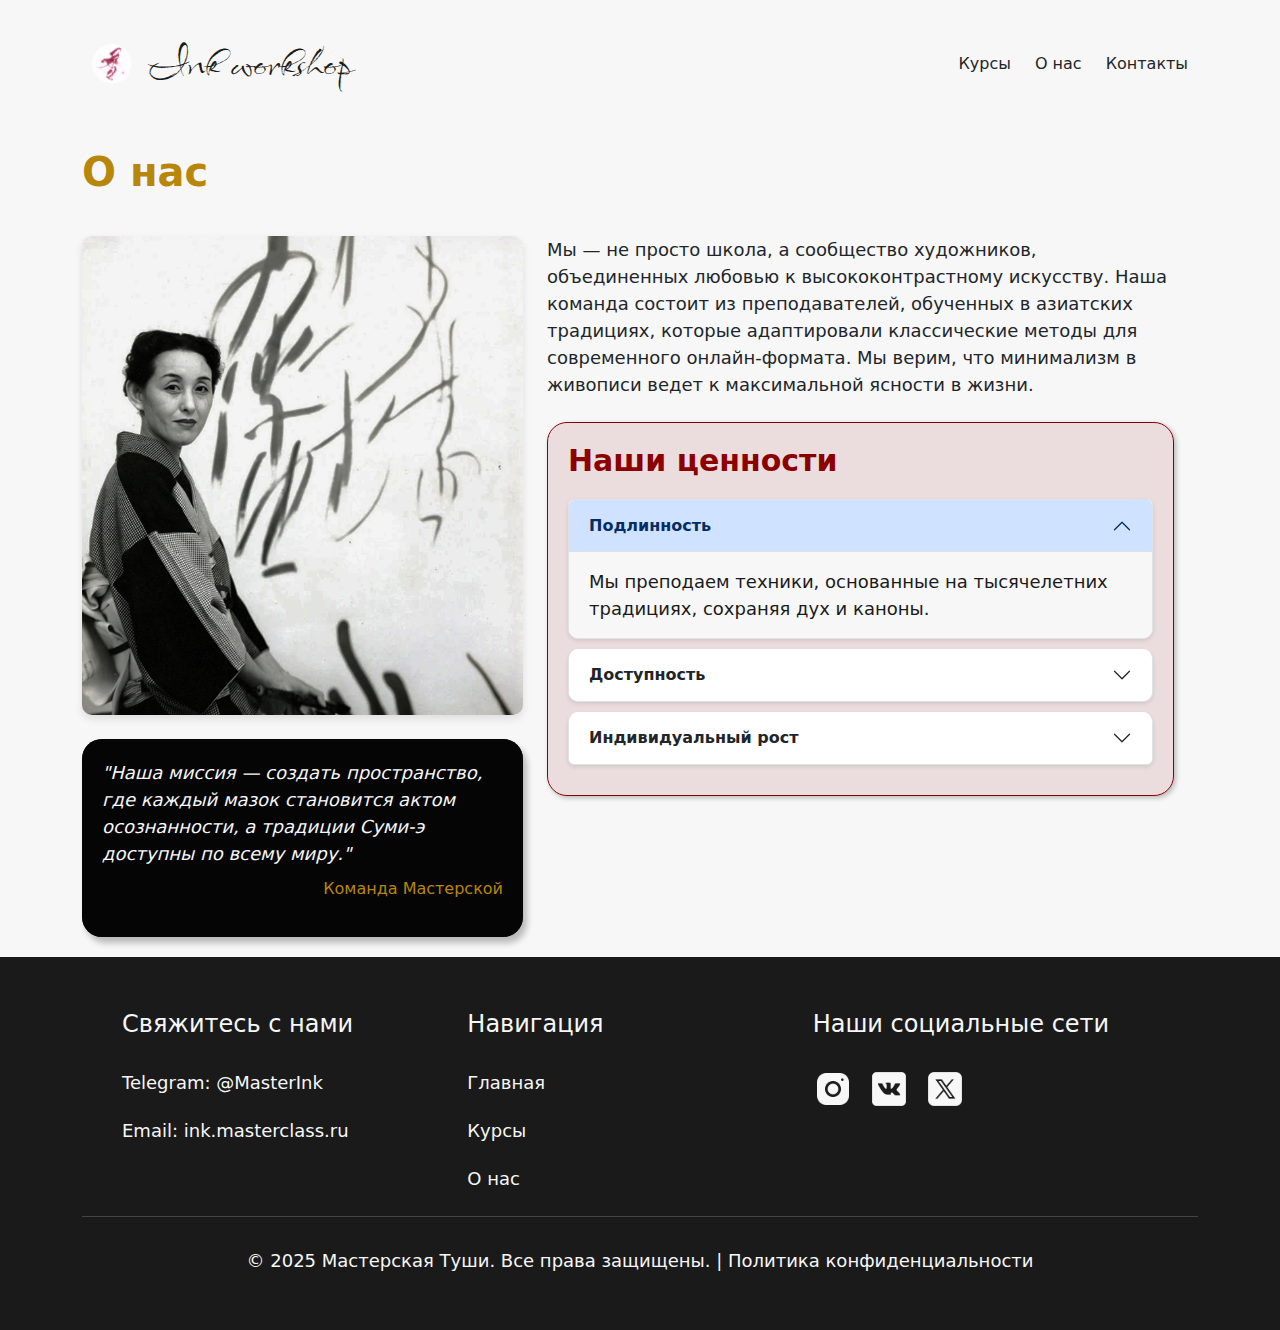
<file: about.html>
<!DOCTYPE html>
<html lang="ru">

<head>
    <meta name="viewport" content="width=device-width, initial-scale=1" />
    <meta charset="utf-8" />
    <link href="https://fonts.googleapis.com/css2?family=Babylonica&family=Inter:wght@400;600;700&family=Merriweather:wght@700&display=swap" rel="stylesheet">
    <link rel="stylesheet" href="assets/css/about.css" />
    <link href="https://cdn.jsdelivr.net/npm/bootstrap@5.3.2/dist/css/bootstrap.min.css" rel="stylesheet">
    <title>Ink Workshop</title>
</head>

<body>
    <div class="screen">
        <header class="header">
            <div class="container">
                <div class="row align-items-center">
                    <div class="col-auto">
                        <div class="logo-group">
                            <img class="logo-icon" src="imag/logo.svg" alt="Ink Workshop Logo" />
                            <div class="logo-text">Ink workshop</div>
                        </div>
                    </div>
                    <div class="col ms-auto">
                        <nav class="main-nav d-flex justify-content-end gap-4">
                            <a href="courses.html" class="nav-link">Курсы</a>
                            <a href="about.html" class="nav-link">О нас</a>
                            <a href="#contacts" class="nav-link">Контакты</a>
                        </nav>
                    </div>
                </div>
            </div>
        </header>

        <main class="main-content">
            <div class="container">
                <h1 class="page-title">О нас</h1>
                <section class="about-section row align-items-start">
                    <div class="col-md-5">
                        <img class="about-image img-fluid" src="imag/Rectangle.png" alt="Художник за работой в технике Суми-э" />
                        <article class="team-card mt-4">
                            <div class="team-card-background"></div>
                            <blockquote class="team-quote">
                                "Наша миссия — создать пространство, где каждый мазок становится актом осознанности, а традиции Суми-э доступны по всему миру."
                            </blockquote>
                            <p class="team-signature">Команда Мастерской</p>
                        </article>
                    </div>
                    <div class="col-md-7">
                        <div class="about-description">
                            <p class="about-text">
                                Мы — не просто школа, а сообщество художников, объединенных любовью к высококонтрастному искусству. Наша команда состоит из преподавателей, обученных в азиатских традициях, которые адаптировали классические методы для современного онлайн-формата. Мы верим,
                                что минимализм в живописи ведет к максимальной ясности в жизни.
                            </p>
                        </div>
                        <article class="values-card mt-4">
                            <div class="values-card-background"></div>
                            <h2 class="values-title">Наши ценности</h2>
                            <div class="accordion" id="valuesAccordion">
                                <div class="accordion-item">
                                    <h2 class="accordion-header" id="headingOne">
                                        <button class="accordion-button" type="button" data-bs-toggle="collapse" data-bs-target="#collapseOne" aria-expanded="true" aria-controls="collapseOne">
                                            Подлинность
                                        </button>
                                    </h2>
                                    <div id="collapseOne" class="accordion-collapse collapse show" role="region" aria-labelledby="headingOne" data-bs-parent="#valuesAccordion">
                                        <div class="accordion-body">
                                            Мы преподаем техники, основанные на тысячелетних традициях, сохраняя дух и каноны.
                                        </div>
                                    </div>
                                </div>
                                <div class="accordion-item">
                                    <h2 class="accordion-header" id="headingTwo">
                                        <button class="accordion-button collapsed" type="button" data-bs-toggle="collapse" data-bs-target="#collapseTwo" aria-expanded="false" aria-controls="collapseTwo">
                                            Доступность
                                        </button>
                                    </h2>
                                    <div id="collapseTwo" class="accordion-collapse collapse" role="region" aria-labelledby="headingTwo" data-bs-parent="#valuesAccordion">
                                        <div class="accordion-body">
                                            Использование онлайн-формата позволяет нам донести это искусство до учеников в любой точке мира.
                                        </div>
                                    </div>
                                </div>
                                <div class="accordion-item">
                                    <h2 class="accordion-header" id="headingThree">
                                        <button class="accordion-button collapsed" type="button" data-bs-toggle="collapse" data-bs-target="#collapseThree" aria-expanded="false" aria-controls="collapseThree">
                                            Индивидуальный рост
                                        </button>
                                    </h2>
                                    <div id="collapseThree" class="accordion-collapse collapse" role="region" aria-labelledby="headingThree" data-bs-parent="#valuesAccordion">
                                        <div class="accordion-body">
                                            Мы фокусируемся не только на технике, но и на развитии терпения, концентрации и внутреннего спокойствия.
                                        </div>
                                    </div>
                                </div>
                            </div>
                        </article>
                    </div>
                </section>
            </div>
        </main>

        <footer id="contacts" class="footer">
            <div class="container">
                <div class="footer-main d-flex justify-content-between">
                    <div class="footer-column">
                        <h3 class="footer-heading">Свяжитесь с нами</h3>
                        <a href="https://t.me/MasterInk" class="footer-link">Telegram: @MasterInk</a>
                        <a href="mailto:ink.masterclass.ru" class="footer-link">Email: ink.masterclass.ru</a>
                    </div>
                    <div class="footer-column">
                        <h3 class="footer-heading">Навигация</h3>
                        <a href="index.html" class="footer-link">Главная</a>
                        <a href="courses.html" class="footer-link">Курсы</a>
                        <a href="about.html" class="footer-link">О нас</a>
                    </div>
                    <div class="footer-column">
                        <h3 class="footer-heading">Наши социальные сети</h3>
                        <div class="social-icons d-flex gap-3">
                            <a href="https://instagram.com" class="social-link"><img src="imag/Instagram.svg" alt="Instagram"></a>
                            <a href="https://vk.com" class="social-link"><img src="imag/VK_com.svg" alt="VK"></a>
                            <a href="https://x.com" class="social-link"><img src="imag/X.svg" alt="X"></a>
                        </div>
                    </div>
                </div>
                <p class="footer-copyright mt-4">© 2025 Мастерская Туши. Все права защищены. | Политика конфиденциальности</p>
            </div>
        </footer>
    </div>
    <script src="https://cdn.jsdelivr.net/npm/bootstrap@5.3.2/dist/js/bootstrap.bundle.min.js"></script>

</body>

</html>
</file>
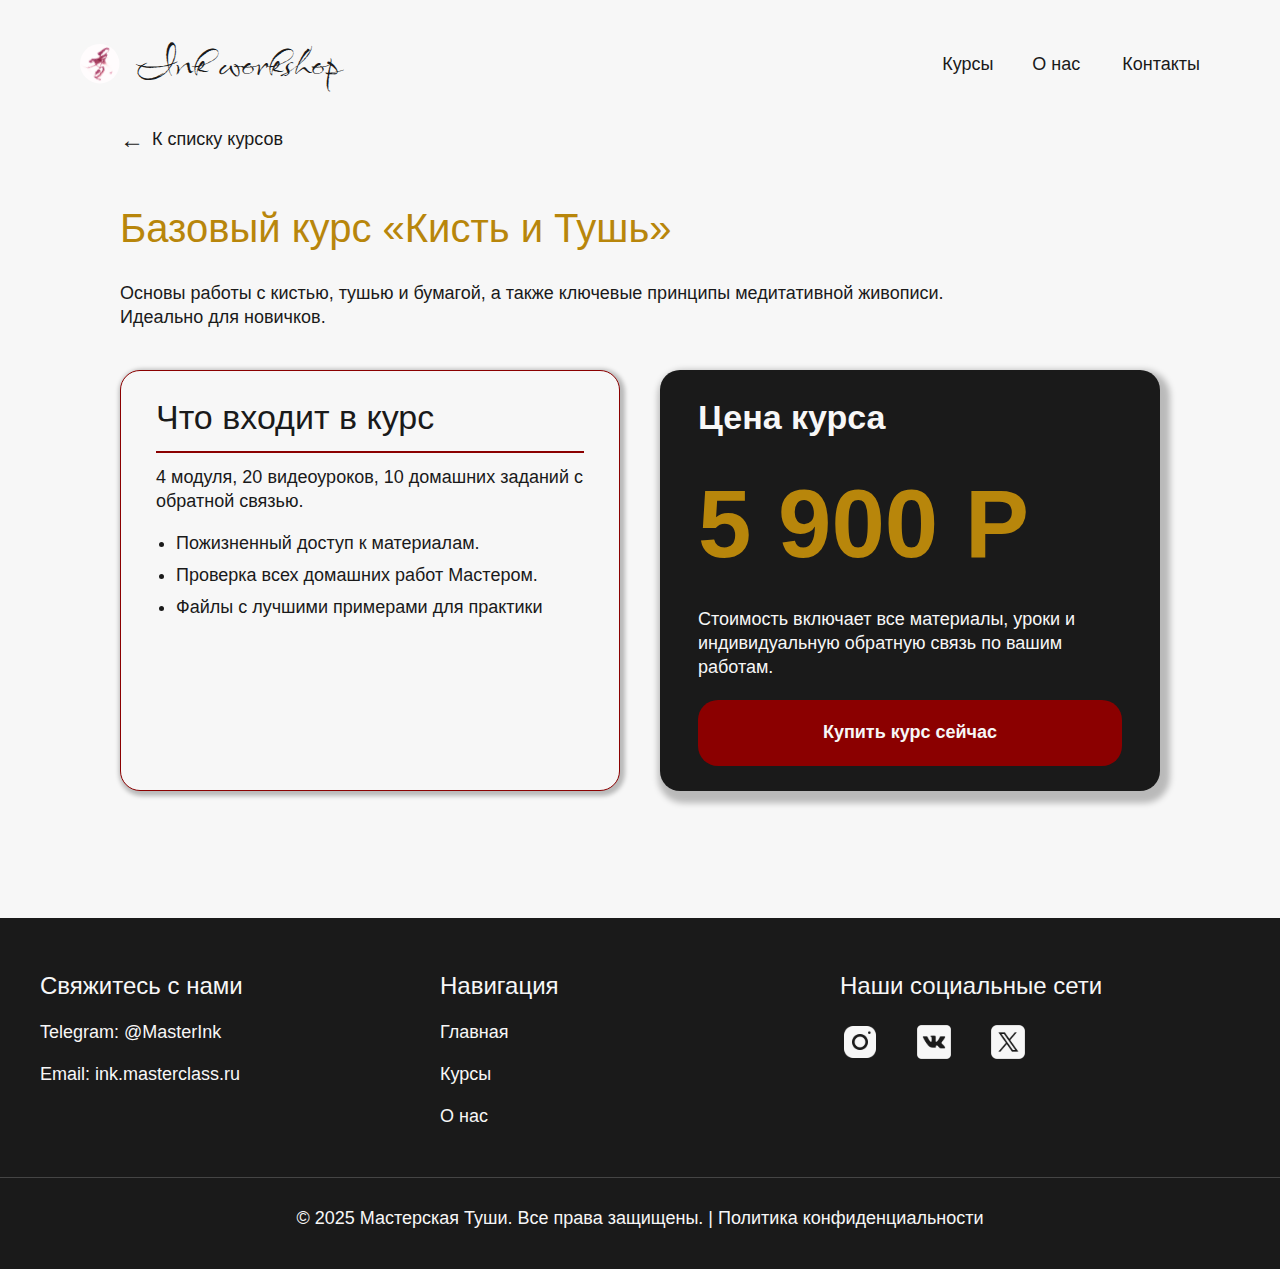
<file: basic.html>
<!DOCTYPE html>
<html lang="ru">

<head>
    <meta name="viewport" content="width=device-width, initial-scale=1" />
    <meta charset="utf-8" />
    <link href="https://fonts.googleapis.com/css2?family=Babylonica&family=Inter:wght@400;600;700&family=Merriweather:wght@700&display=swap" rel="stylesheet">
    <link rel="stylesheet" href="assets/css/courses.css" />
    <title>Ink Workshop</title>
</head>

<body>
    <main>
        <div class="screen">
            <header class="header">
                <div class="logo-group">
                    <img class="logo-icon" src="imag/logo.svg" alt="Ink Workshop Logo" />
                    <div class="logo-text">Ink workshop</div>
                </div>
                <nav class="main-nav">
                    <a href="courses.html" class="nav-link">Курсы</a>
                    <a href="about.html" class="nav-link">О нас</a>
                    <a href="#contacts" class="nav-link">Контакты</a>
                </nav>
            </header>

            <div class="container">
                <a href="courses.html" class="back-link">
                    <span class="arrow">←</span>
                    <span>К списку курсов</span>
                </a>
                <h1 class="course-title">Базовый курс «Кисть и Тушь»</h1>
                <p class="course-description">Основы работы с кистью, тушью и бумагой, а также ключевые принципы медитативной живописи. Идеально для новичков.</p>
                <div class="cards-container">
                    <div class="info-card">
                        <h2>Что входит в курс</h2>
                        <hr class="divider" />
                        <p class="info-summary">4 модуля, 20 видеоуроков, 10 домашних заданий с обратной связью.</p>
                        <ul class="features-list">
                            <li>Пожизненный доступ к материалам.</li>
                            <li>Проверка всех домашних работ Мастером.</li>
                            <li>Файлы с лучшими примерами для практики</li>
                        </ul>
                    </div>
                    <div class="pricing-card">
                        <h2>Цена курса</h2>
                        <p class="price">5 900 Р</p>
                        <p class="price-details">Стоимость включает все материалы, уроки и индивидуальную обратную связь по вашим работам.</p>
                        <a href="#" class="buy-button">Купить курс сейчас</a>
                    </div>
                </div>
            </div>
        </div>
    </main>

    <br>

    <footer id="contacts" class="footer">
        <div class="footer-main">
            <div class="footer-column">
                <h3 class="footer-heading">Свяжитесь с нами</h3>
                <a href="https://t.me/MasterInk" class="footer-link">Telegram: @MasterInk</a>
                <a href="mailto:ink.masterclass.ru" class="footer-link">Email: ink.masterclass.ru</a>
            </div>
            <div class="footer-column">
                <h3 class="footer-heading">Навигация</h3>
                <a href="index.html" class="footer-link">Главная</a>
                <a href="courses.html" class="footer-link">Курсы</a>
                <a href="about.html" class="footer-link">О нас</a>
            </div>
            <div class="footer-column">
                <h3 class="footer-heading">Наши социальные сети</h3>
                <div class="social-icons">
                    <a href="https://instagram.com" class="social-link"><img src="imag/Instagram.svg" alt="Instagram"></a>
                    <a href="https://vk.com" class="social-link"><img src="imag/VK_com.svg" alt="VK"></a>
                    <a href="https://x.com" class="social-link"><img src="imag/X.svg" alt="X"></a>
                </div>
            </div>
        </div>
        <p class="footer-copyright">© 2025 Мастерская Туши. Все права защищены. | Политика конфиденциальности</p>
    </footer>
</body>

</html>
</file>
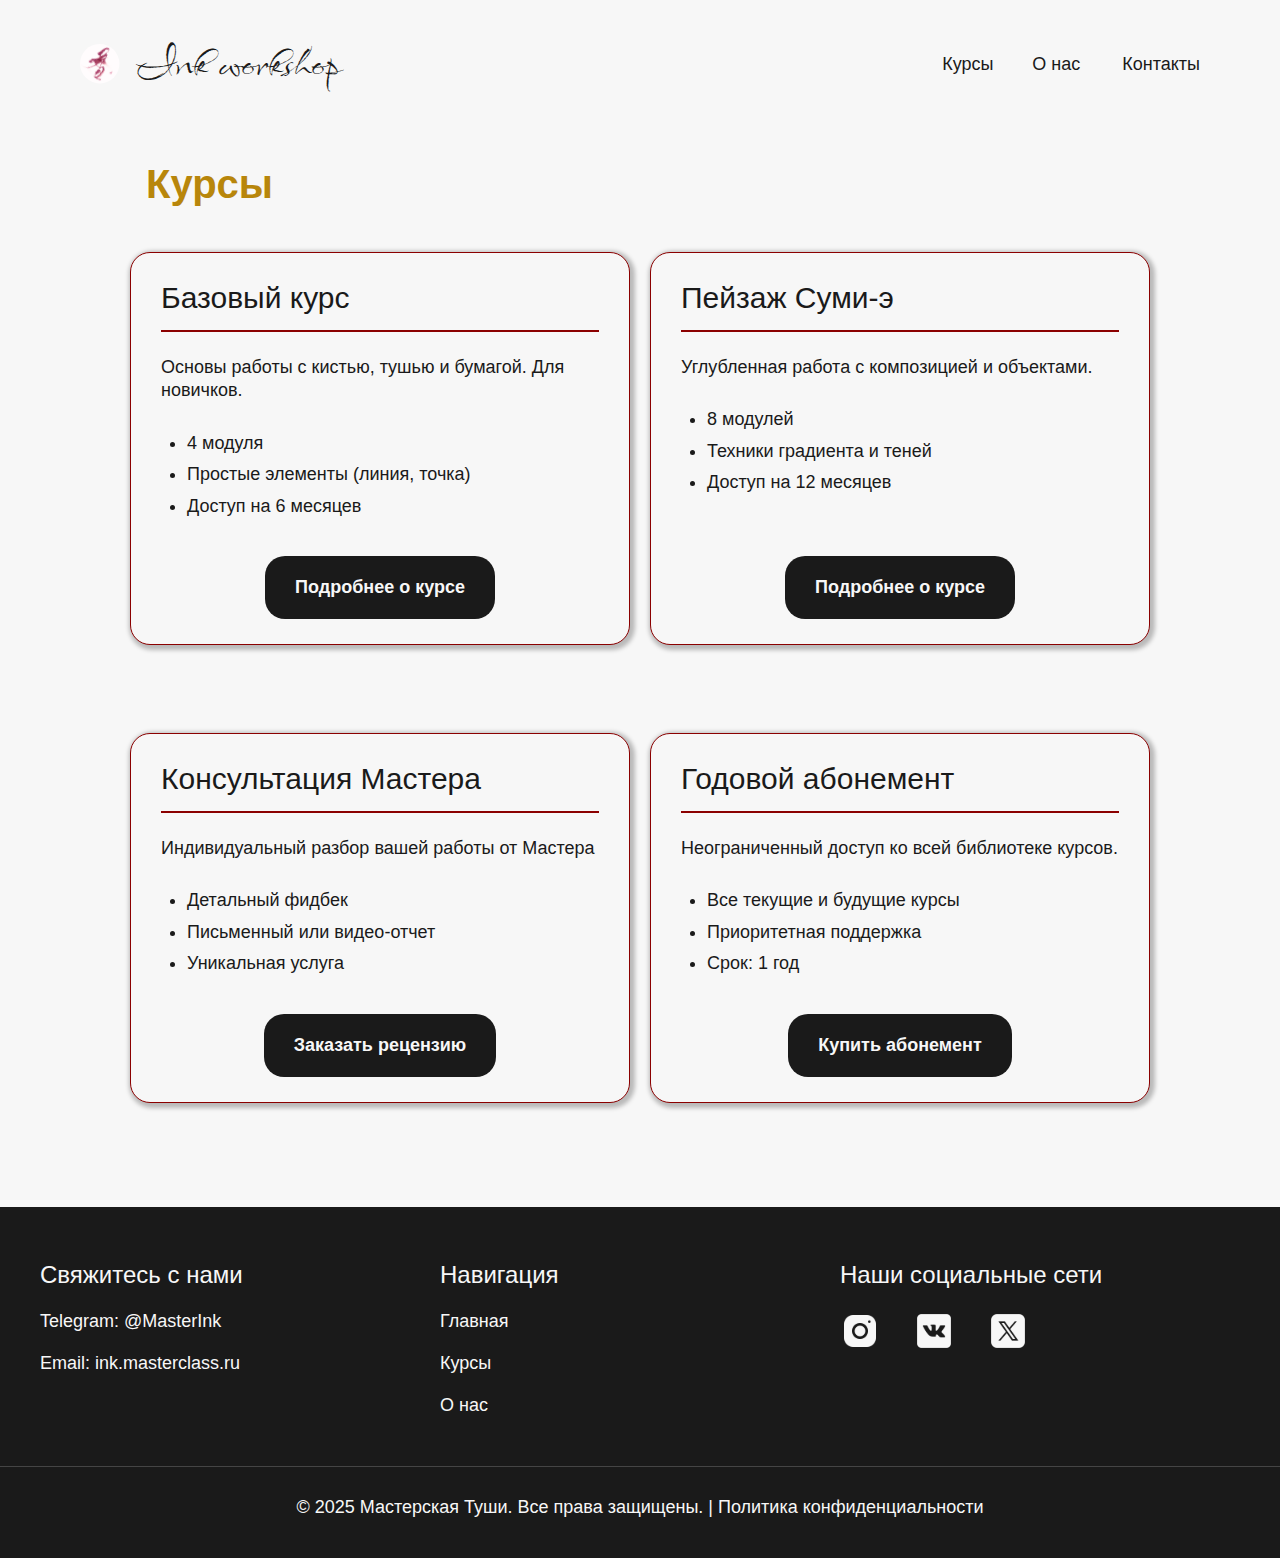
<file: courses.html>
<!DOCTYPE html>
<html lang="ru">

<head>
    <meta name="viewport" content="width=device-width, initial-scale=1" />
    <meta charset="utf-8" />
    <link href="https://fonts.googleapis.com/css2?family=Babylonica&family=Inter:wght@400;600;700&family=Merriweather:wght@700&display=swap" rel="stylesheet">
    <link rel="stylesheet" href="assets/css/courses.css" />
    <title>Ink Workshop</title>
</head>

<body>
    <div class="screen">
        <header class="header">
            <div class="logo-group">
                <img class="logo-icon" src="imag/logo.svg" alt="Ink Workshop Logo" />
                <div class="logo-text">Ink workshop</div>
            </div>
            <nav class="main-nav">
                <a href="courses.html" class="nav-link">Курсы</a>
                <a href="about.html" class="nav-link">О нас</a>
                <a href="#contacts" class="nav-link">Контакты</a>
            </nav>
        </header>

        <main id="courses" class="courses-section">
            <div class="container">
                <h2 class="courses-title">Курсы</h2>
                <div class="courses-grid">
                    <article class="course-card">
                        <h3 class="card-title">Базовый курс</h3>
                        <hr class="card-divider">
                        <p class="card-description">Основы работы с кистью, тушью и бумагой. Для новичков.</p>
                        <ul class="card-features">
                            <li>4 модуля</li>
                            <li>Простые элементы (линия, точка)</li>
                            <li>Доступ на 6 месяцев</li>
                        </ul>
                        <a href="basic.html" class="card-button">Подробнее о курсе</a>
                    </article>

                    <article class="course-card">
                        <h3 class="card-title">Пейзаж Суми-э</h3>
                        <hr class="card-divider">
                        <p class="card-description">Углубленная работа с композицией и объектами.</p>
                        <ul class="card-features">
                            <li>8 модулей</li>
                            <li>Техники градиента и теней</li>
                            <li>Доступ на 12 месяцев</li>
                        </ul>
                        <a href="sumie.html" class="card-button">Подробнее о курсе</a>
                    </article>

                    <article class="course-card">
                        <h3 class="card-title">Консультация Мастера</h3>
                        <hr class="card-divider">
                        <p class="card-description">Индивидуальный разбор вашей работы от Мастера</p>
                        <ul class="card-features">
                            <li>Детальный фидбек</li>
                            <li>Письменный или видео-отчет</li>
                            <li>Уникальная услуга</li>
                        </ul>
                        <a href="#" class="card-button">Заказать рецензию</a>
                    </article>

                    <article class="course-card">
                        <h3 class="card-title">Годовой абонемент</h3>
                        <hr class="card-divider">
                        <p class="card-description">Неограниченный доступ ко всей библиотеке курсов.</p>
                        <ul class="card-features">
                            <li>Все текущие и будущие курсы</li>
                            <li>Приоритетная поддержка</li>
                            <li>Срок: 1 год</li>
                        </ul>
                        <a href="#" class="card-button">Купить абонемент</a>
                    </article>
                </div>
            </div>
        </main>

        <footer id="contacts" class="footer">
            <div class="footer-main">
                <div class="footer-column">
                    <h3 class="footer-heading">Свяжитесь с нами</h3>
                    <a href="https://t.me/MasterInk" class="footer-link">Telegram: @MasterInk</a>
                    <a href="mailto:ink.masterclass.ru" class="footer-link">Email: ink.masterclass.ru</a>
                </div>
                <div class="footer-column">
                    <h3 class="footer-heading">Навигация</h3>
                    <a href="index.html" class="footer-link">Главная</a>
                    <a href="courses.html" class="footer-link">Курсы</a>
                    <a href="about.html" class="footer-link">О нас</a>
                </div>
                <div class="footer-column">
                    <h3 class="footer-heading">Наши социальные сети</h3>
                    <div class="social-icons">
                        <a href="https://instagram.com" class="social-link"><img src="imag/Instagram.svg" alt="Instagram"></a>
                        <a href="https://vk.com" class="social-link"><img src="imag/VK_com.svg" alt="VK"></a>
                        <a href="https://x.com" class="social-link"><img src="imag/X.svg" alt="X"></a>
                    </div>
                </div>
            </div>
            <p class="footer-copyright">© 2025 Мастерская Туши. Все права защищены. | Политика конфиденциальности</p>
        </footer>
    </div>
</body>

</html>
</file>
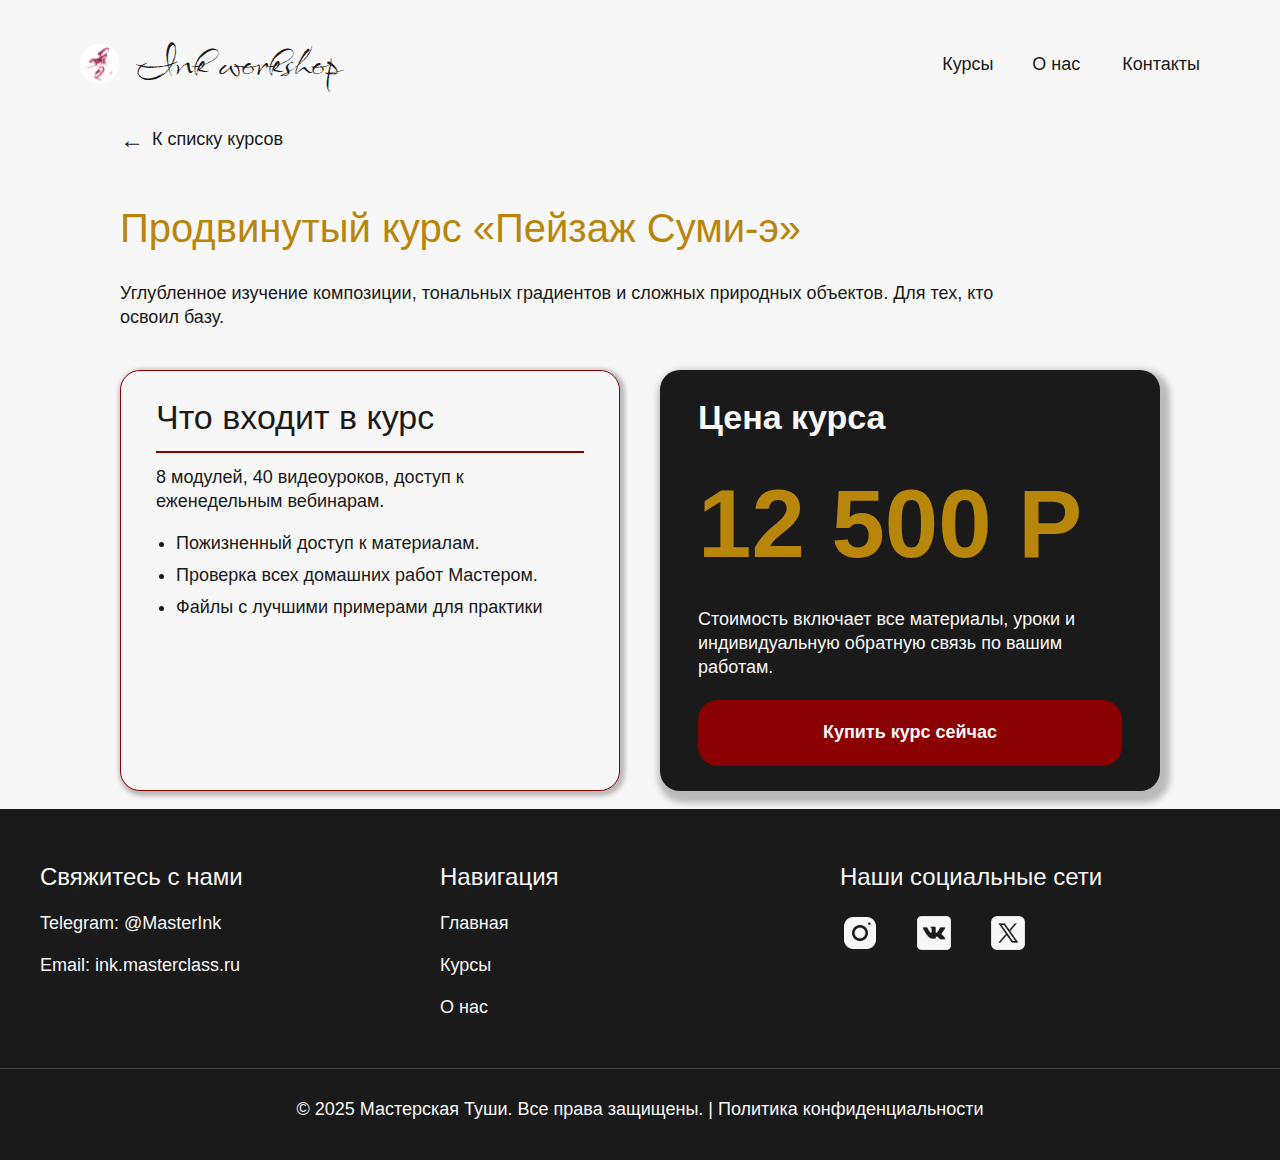
<file: sumie.html>
<!DOCTYPE html>
<html lang="ru">

<head>
    <meta name="viewport" content="width=device-width, initial-scale=1" />
    <meta charset="utf-8" />
    <link href="https://fonts.googleapis.com/css2?family=Babylonica&family=Inter:wght@400;600;700&family=Merriweather:wght@700&display=swap" rel="stylesheet">
    <link rel="stylesheet" href="assets/css/courses.css" />
    <title>Ink Workshop</title>
</head>

<body>

    <div class="screen">
        <header class="header">
            <div class="logo-group">
                <img class="logo-icon" src="imag/logo.svg" alt="Ink Workshop Logo" />
                <div class="logo-text">Ink workshop</div>
            </div>
            <nav class="main-nav">
                <a href="courses.html" class="nav-link">Курсы</a>
                <a href="about.html" class="nav-link">О нас</a>
                <a href="#contacts" class="nav-link">Контакты</a>
            </nav>
        </header>

        <div class="container">
            <a href="courses.html" class="back-link">
                <span class="arrow">←</span>
                <span>К списку курсов</span>
            </a>
            <h1 class="course-title">Продвинутый курс «Пейзаж Суми-э»</h1>
            <p class="course-description">Углубленное изучение композиции, тональных градиентов и сложных природных объектов. Для тех, кто освоил базу.</p>
            <div class="cards-container">
                <div class="info-card">
                    <h2>Что входит в курс</h2>
                    <hr class="divider" />
                    <p class="info-summary">8 модулей, 40 видеоуроков, доступ к еженедельным вебинарам.</p>
                    <ul class="features-list">
                        <li>Пожизненный доступ к материалам.</li>
                        <li>Проверка всех домашних работ Мастером.</li>
                        <li>Файлы с лучшими примерами для практики</li>
                    </ul>
                </div>
                <div class="pricing-card">
                    <h2>Цена курса</h2>
                    <p class="price">12 500 Р</p>
                    <p class="price-details">Стоимость включает все материалы, уроки и индивидуальную обратную связь по вашим работам.</p>
                    <a href="#" class="buy-button">Купить курс сейчас</a>
                </div>
            </div>
        </div>

        <br>

        <footer id="contacts" class="footer">
            <div class="footer-main">
                <div class="footer-column">
                    <h3 class="footer-heading">Свяжитесь с нами</h3>
                    <a href="https://t.me/MasterInk" class="footer-link">Telegram: @MasterInk</a>
                    <a href="mailto:ink.masterclass.ru" class="footer-link">Email: ink.masterclass.ru</a>
                </div>
                <div class="footer-column">
                    <h3 class="footer-heading">Навигация</h3>
                    <a href="index.html" class="footer-link">Главная</a>
                    <a href="courses.html" class="footer-link">Курсы</a>
                    <a href="about.html" class="footer-link">О нас</a>
                </div>
                <div class="footer-column">
                    <h3 class="footer-heading">Наши социальные сети</h3>
                    <div class="social-icons">
                        <a href="https://instagram.com" class="social-link"><img src="imag/Instagram.svg" alt="Instagram"></a>
                        <a href="https://vk.com" class="social-link"><img src="imag/VK_com.svg" alt="VK"></a>
                        <a href="https://x.com" class="social-link"><img src="imag/X.svg" alt="X"></a>
                    </div>
                </div>
            </div>
            <p class="footer-copyright">© 2025 Мастерская Туши. Все права защищены. | Политика конфиденциальности</p>
        </footer>
    </div>
</body>

</html>
</file>
<file: assets/css/about.css>
body {
    margin: 0;
    padding: 0;
    font-family: "Involve-Regular", Helvetica;
    background-color: #f7f7f7;
    color: #1a1a1a;
}

.screen {
    background-color: #f7f7f7;
    overflow: hidden;
    width: 100%;
    min-height: 100vh;
    position: relative;
    display: flex;
    flex-direction: column;
    align-items: center;
}

.header {
    width: 100%;
    max-width: 1200px;
    display: flex;
    align-items: center;
    justify-content: space-between;
    padding: 40px;
    box-sizing: border-box;
}

.logo-group {
    display: flex;
    align-items: center;
    gap: 15px;
}

.logo-icon {
    width: 40px;
    height: 40px;
    object-fit: cover;
}

.logo-text {
    font-family: 'Babylonica', cursive;
    font-weight: 400;
    color: #1a1a1a;
    font-size: 48px;
    line-height: 1;
}

.main-nav {
    display: flex;
    gap: 30px;
}

.nav-link {
    font-size: 18px;
    font-weight: 400;
    color: #1a1a1a;
    text-decoration: none;
    transition: color 0.3s ease, transform 0.3s ease;
}

.nav-link:hover {
    color: #b8860b;
    transform: translateY(-2px);
}

.nav-link:active {
    transform: scale(0.98);
    opacity: 0.8;
}

.main-content {
    flex: 1;
    width: 100%;
    display: flex;
    flex-direction: column;
    align-items: center;
    padding: 20px;
}

.page-title {
    font-size: 40px;
    font-weight: 600;
    color: #b8860b;
    margin-bottom: 40px;
}

.about-section {
    max-width: 1200px;
    width: 100%;
}

.about-image {
    max-width: 100%;
    height: auto;
    border-radius: 10px;
    box-shadow: 0 4px 8px rgba(0, 0, 0, 0.1);
    transition: transform 0.3s ease;
}

.about-image:hover {
    transform: scale(1.02);
}

.team-card {
    position: relative;
    background-color: #1a1a1a;
    border-radius: 20px;
    padding: 20px;
    color: #f7f7f7;
    box-shadow: 4px 6px 6px rgba(0, 0, 0, 0.25);
    overflow: hidden;
}

.team-card-background {
    position: absolute;
    top: 0;
    left: 0;
    width: 100%;
    height: 100%;
    background: rgba(0, 0, 0, 0.8);
    z-index: 0;
}

.team-quote {
    position: relative;
    z-index: 1;
    font-size: 18px;
    font-style: italic;
    margin-bottom: 10px;
}

.team-signature {
    position: relative;
    z-index: 1;
    font-size: 16px;
    text-align: right;
    color: #b8860b;
}

.about-description {
    font-size: 18px;
    line-height: 1.5;
}

.about-text {
    margin-bottom: 20px;
}

.values-card {
    position: relative;
    border: 1px solid #8b0000;
    border-radius: 20px;
    padding: 20px;
    box-shadow: 2px 2px 5px rgba(0, 0, 0, 0.25);
    overflow: hidden;
    background-color: #f7f7f7;
}

.values-card-background {
    position: absolute;
    top: 0;
    left: 0;
    width: 100%;
    height: 100%;
    background: rgba(139, 0, 0, 0.1);
    z-index: 0;
}

.values-title {
    position: relative;
    z-index: 1;
    font-size: 30px;
    font-weight: 700;
    color: #8b0000;
    margin-bottom: 20px;
}

.accordion {
    position: relative;
    z-index: 1;
}

.accordion-item {
    border: none;
    margin-bottom: 10px;
    border-radius: 10px;
    overflow: hidden;
    box-shadow: 0 2px 4px rgba(0, 0, 0, 0.1);
    transition: box-shadow 0.3s ease;
}

.accordion-item:hover {
    box-shadow: 0 4px 8px rgba(0, 0, 0, 0.2);
}

.accordion-header {
    color: #8b0000;
}

.accordion-button {
    font-size: 20px;
    font-weight: 600;
    color: #8b0000;
    background-color: transparent;
    transition: background-color 0.3s ease, color 0.3s ease;
}

.accordion-button:not(.collapsed) {
    color: #b8860b;
    background-color: transparent;
    box-shadow: none;
}

.accordion-button:focus {
    color: #b8860b;
    box-shadow: none;
    outline: none;
}

.accordion-button:hover {
    color: #b8860b;
}

.accordion-body {
    font-size: 18px;
    color: #1a1a1a;
    background-color: #f7f7f7;
}

.footer {
    width: 100%;
    background-color: #1a1a1a;
    color: #f7f7f7;
    padding: 52px 0 40px;
    margin-top: auto;
}

.footer-main {
    display: flex;
    max-width: 1200px;
    margin: 0 auto;
    padding: 0 40px;
}

.footer-column {
    flex: 1;
    min-width: 150px;
    display: flex;
    flex-direction: column;
    gap: 21px;
}

.footer-heading {
    font-size: 24px;
    font-weight: 400;
    line-height: 1.3;
}

.footer-link {
    font-size: 18px;
    font-weight: 400;
    color: #f7f7f7;
    text-decoration: none;
    transition: color 0.3s ease, transform 0.3s ease;
}

.footer-link:hover {
    color: #b8860b;
    transform: translateX(5px);
}

.footer-link:active {
    transform: scale(0.98);
    opacity: 0.7;
}

.social-icons {
    display: flex;
    gap: 34px;
    align-items: center;
}

.social-link img {
    width: 40px;
    height: 40px;
    object-fit: contain;
    transition: transform 0.3s ease, opacity 0.3s ease;
}

.social-link:hover img {
    transform: scale(1.1);
    opacity: 0.8;
}

.social-link:active img {
    transform: scale(0.98);
    opacity: 0.7;
}

.footer-copyright {
    text-align: center;
    font-size: 18px;
    font-weight: 400;
    margin-top: 50px;
    padding-top: 30px;
    border-top: 1px solid rgba(247, 247, 247, 0.2);
}
</file>
<file: assets/css/courses.css>
body {
    margin: 0;
    padding: 0;
    font-family: "Involve-Regular", Helvetica;
    background-color: #f7f7f7;
    color: #1a1a1a;
}

.screen {
    background-color: #f7f7f7;
    overflow: hidden;
    width: 100%;
    min-height: 100vh;
    position: relative;
    display: flex;
    flex-direction: column;
    align-items: center;
}

.container {
    max-width: 1400px;
    margin: 0 auto;
    padding: 0 20px;
}

a {
    color: inherit;
    text-decoration: none;
}

h1,
h2,
h3,
h4,
p,
ul {
    margin: 0;
    padding: 0;
}

ul {
    list-style: none;
}

.header {
    width: 100%;
    max-width: 1200px;
    display: grid;
    grid-template-columns: auto 1fr;
    align-items: center;
    padding: 40px 40px;
    box-sizing: border-box;
    gap: 30px;
}

.logo-group {
    display: grid;
    grid-template-columns: auto auto;
    align-items: center;
    gap: 15px;
}

.logo-icon {
    width: 40px;
    height: 40px;
    object-fit: cover;
}

.logo-text {
    font-family: 'Babylonica', cursive;
    font-weight: 400;
    color: #1a1a1a;
    font-size: 48px;
    line-height: 1;
}

.main-nav {
    display: grid;
    grid-template-columns: repeat(auto-fit, minmax(60px, auto));
    justify-content: end;
    gap: 30px;
}

.nav-link {
    font-size: 18px;
    font-weight: 400;
    transition: color 0.3s ease;
}

.nav-link:hover {
    color: #b8860b;
}

.nav-link:active {
    transform: scale(0.98);
    opacity: 0.8;
}

.courses-section {
    padding: 34px 0 104px;
}

.courses-title {
    color: #b8860b;
    font-size: 40px;
    font-weight: 600;
    margin-bottom: 45px;
    padding-left: 16px;
}

.courses-grid {
    display: grid;
    grid-template-columns: repeat(2, 500px);
    gap: 88px 20px;
}

.course-card {
    border: 1px solid #8b0000;
    border-radius: 20px;
    box-shadow: 2px 2px 4.7px 3px rgba(0, 0, 0, 0.25);
    padding: 25px 30px;
    display: flex;
    flex-direction: column;
    background-color: #f7f7f7;
}

.card-title {
    font-size: 30px;
    font-weight: 400;
    line-height: 1.3;
}

.card-divider {
    border: none;
    border-top: 2px solid #8b0000;
    margin: 13px 0 24px;
    width: 100%;
}

.card-description {
    font-size: 18px;
    font-weight: 400;
    line-height: 1.3;
    margin-bottom: 29px;
}

.card-features {
    font-size: 18px;
    font-weight: 400;
    line-height: 1.3;
    padding-left: 26px;
    margin-bottom: 30px;
    list-style: disc;
    flex-grow: 1;
}

.card-features li {
    margin-bottom: 8px;
}

.card-button {
    background-color: #1a1a1a;
    color: #f7f7f7;
    border-radius: 20px;
    padding: 21px 30px;
    text-align: center;
    font-size: 18px;
    font-weight: 600;
    align-self: center;
    width: fit-content;
    transition: opacity 0.3s, transform 0.3s;
}

.card-button:hover {
    color: #b8860b;
    opacity: 0.8;
}

.card-button:active {
    color: #8b0000;
    transform: scale(0.98);
    opacity: 0.7;
}

.footer {
    width: 100%;
    background-color: #1a1a1a;
    color: #f7f7f7;
    padding: 52px 0 40px;
    margin-top: auto;
}

.footer-main {
    display: flex;
    max-width: 1200px;
    margin: 0 auto;
    padding: 0 40px;
}

.footer-column {
    flex: 1;
    min-width: 150px;
    display: flex;
    flex-direction: column;
    gap: 21px;
}

.footer-heading {
    font-size: 24px;
    font-weight: 400;
    line-height: 1.3;
}

.footer-link {
    font-size: 18px;
    font-weight: 400;
    color: #f7f7f7;
    text-decoration: none;
    transition: color 0.3s ease, transform 0.3s ease;
}

.footer-link:hover {
    color: #b8860b;
    transform: translateX(5px);
}

.footer-link:active {
    transform: scale(0.98);
    opacity: 0.7;
}

.social-icons {
    display: flex;
    gap: 34px;
    align-items: center;
}

.social-link img {
    width: 40px;
    height: 40px;
    object-fit: contain;
    transition: transform 0.3s ease, opacity 0.3s ease;
}

.social-link:hover img {
    transform: scale(1.1);
    opacity: 0.8;
}

.social-link:active img {
    transform: scale(0.98);
    opacity: 0.7;
}

.footer-copyright {
    text-align: center;
    font-size: 18px;
    font-weight: 400;
    margin-top: 50px;
    padding-top: 30px;
    border-top: 1px solid rgba(247, 247, 247, 0.2);
}

.course-details-section {
    padding: 34px 0 104px;
}

.back-link {
    display: flex;
    align-items: center;
    gap: 8px;
    font-size: 18px;
    line-height: 1.33;
    transition: color 0.3s;
}

.back-link:hover {
    color: #b8860b;
}

.back-link:active {
    transform: scale(0.98);
    opacity: 0.8;
}

.arrow {
    font-size: 24px;
    line-height: 1;
}

.course-title {
    margin-top: 50px;
    font-size: 40px;
    font-weight: 500;
    line-height: 1.33;
    color: #b8860b;
}

.course-description {
    margin-top: 27px;
    font-size: 18px;
    line-height: 1.33;
    max-width: 904px;
}

.cards-container {
    margin-top: 40px;
    display: grid;
    grid-template-columns: repeat(2, 500px);
    gap: 40px;
}

.info-card,
.pricing-card {
    border-radius: 20px;
    padding: 24px 35px;
    display: flex;
    flex-direction: column;
}

.info-card {
    background-color: #f7f7f7;
    border: 1px solid #8b0000;
    box-shadow: 2px 2px 4.7px 3px rgba(0, 0, 0, 0.25);
}

.pricing-card {
    background-color: #1a1a1a;
    color: #f7f7f7;
    box-shadow: 4px 6px 5.9px 6px rgba(0, 0, 0, 0.25);
    padding: 25px 38px;
}

.info-card h2,
.pricing-card h2 {
    font-size: 34px;
    line-height: 1.33;
}

.info-card h2 {
    font-weight: 500;
}

.pricing-card h2 {
    font-weight: 600;
}

.divider {
    border: none;
    border-top: 2px solid #8b0000;
    margin: 11px 0 13px;
}

.info-summary {
    font-size: 18px;
    line-height: 1.33;
}

.features-list {
    margin-top: 18px;
    padding-left: 20px;
    font-size: 18px;
    line-height: 1.33;
    list-style: disc;
}

.features-list li {
    margin-bottom: 8px;
}

.price {
    font-size: 96px;
    font-weight: 600;
    line-height: 1.33;
    color: #b8860b;
    margin: 20px 0 20px;
}

.price-details {
    font-size: 18px;
    line-height: 1.33;
    max-width: 455px;
}

.buy-button {
    background-color: #8b0000;
    color: #f7f7f7;
    border-radius: 20px;
    padding: 21px;
    text-align: center;
    font-size: 18px;
    font-weight: 600;
    line-height: 1.33;
    margin-top: 20px;
    transition: opacity 0.3s, transform 0.3s;
}

.buy-button:hover {
    color: #b8860b;
    opacity: 0.8;
}

.buy-button:active {
    transform: scale(0.98);
    opacity: 0.7;
}
</file>
